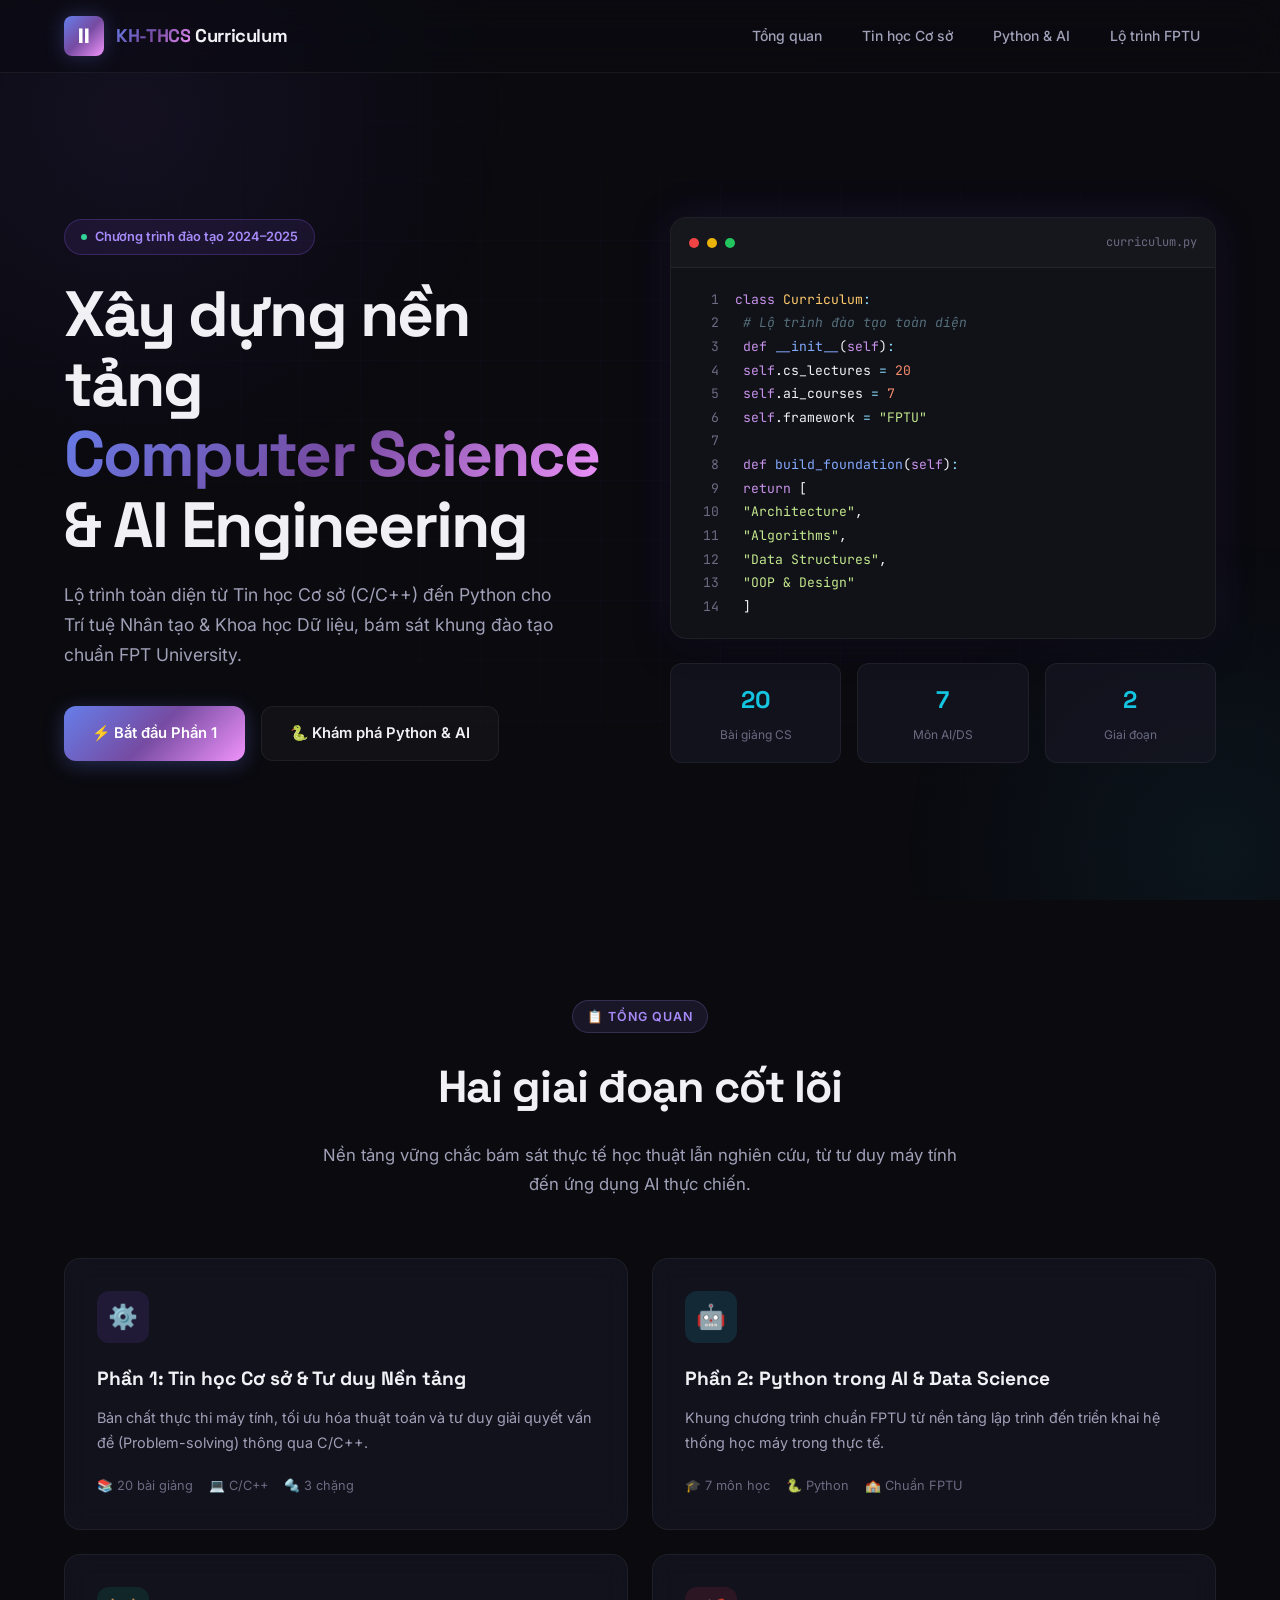
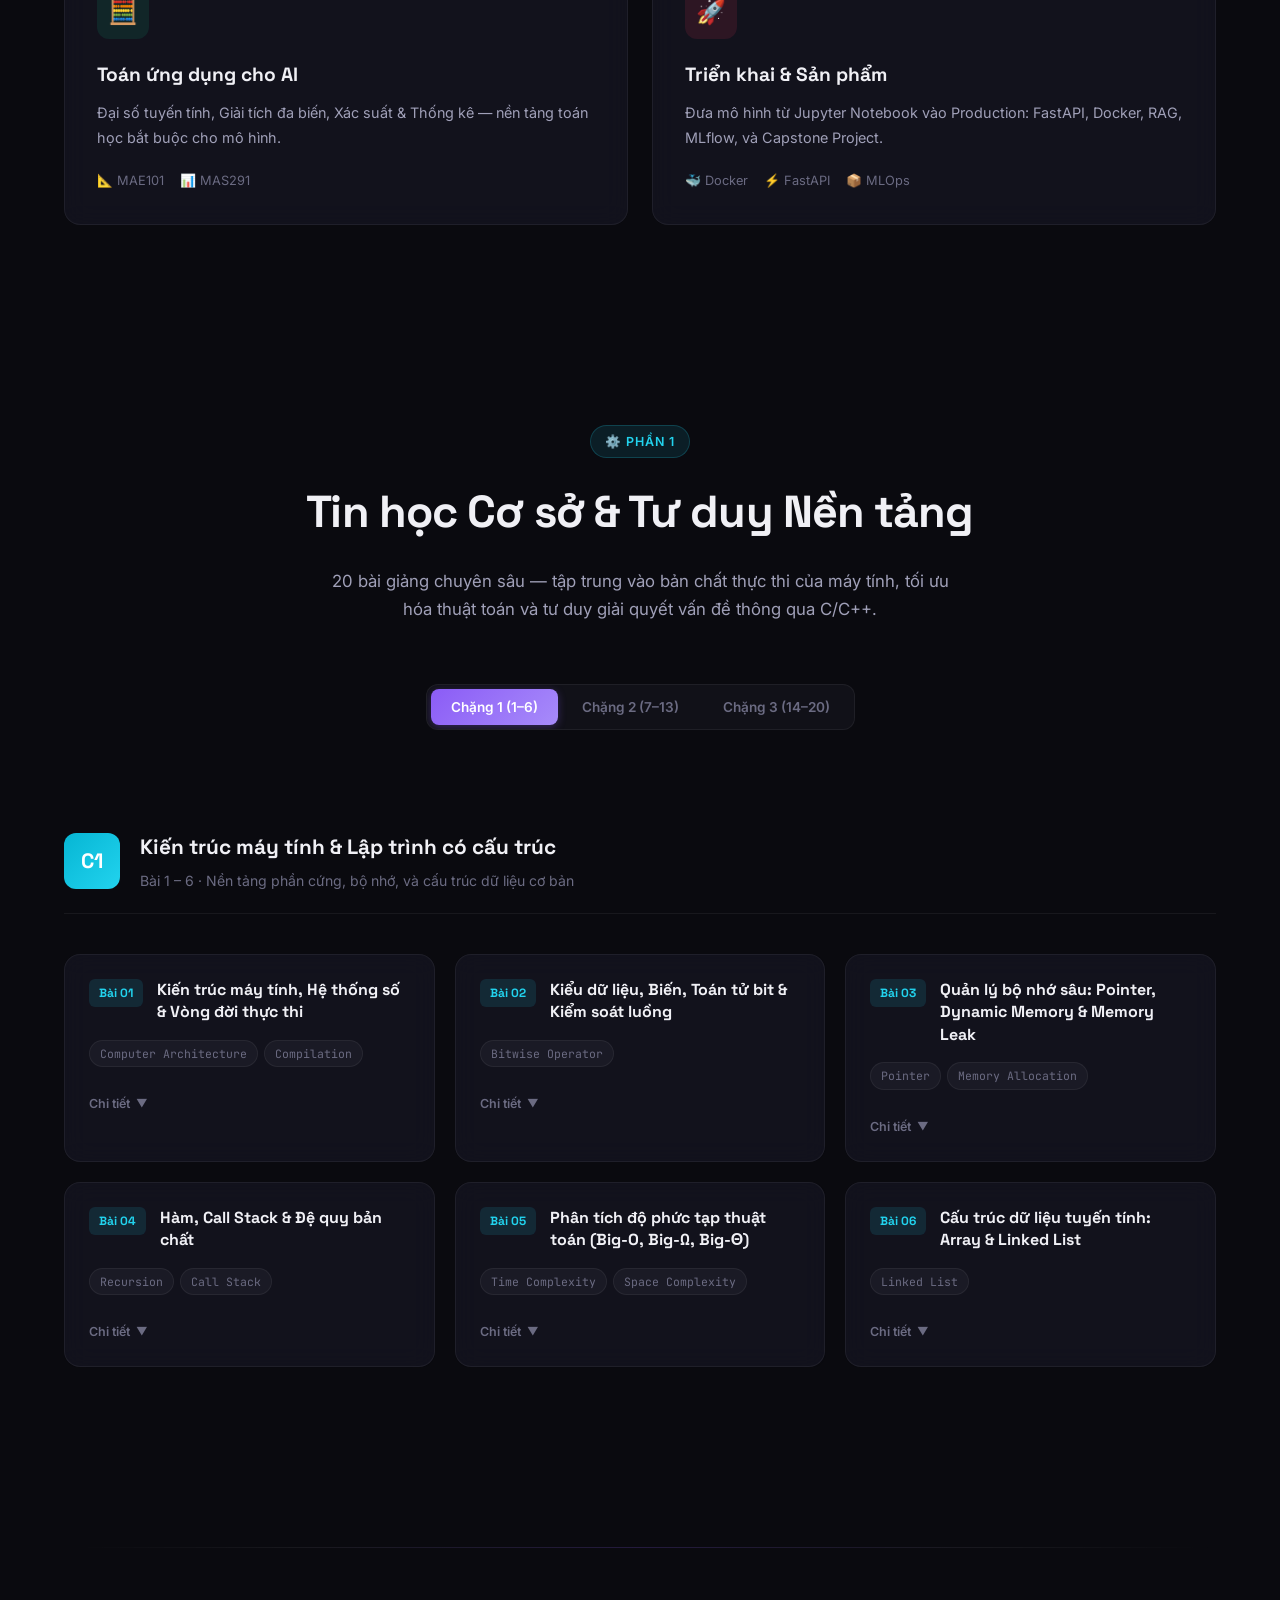
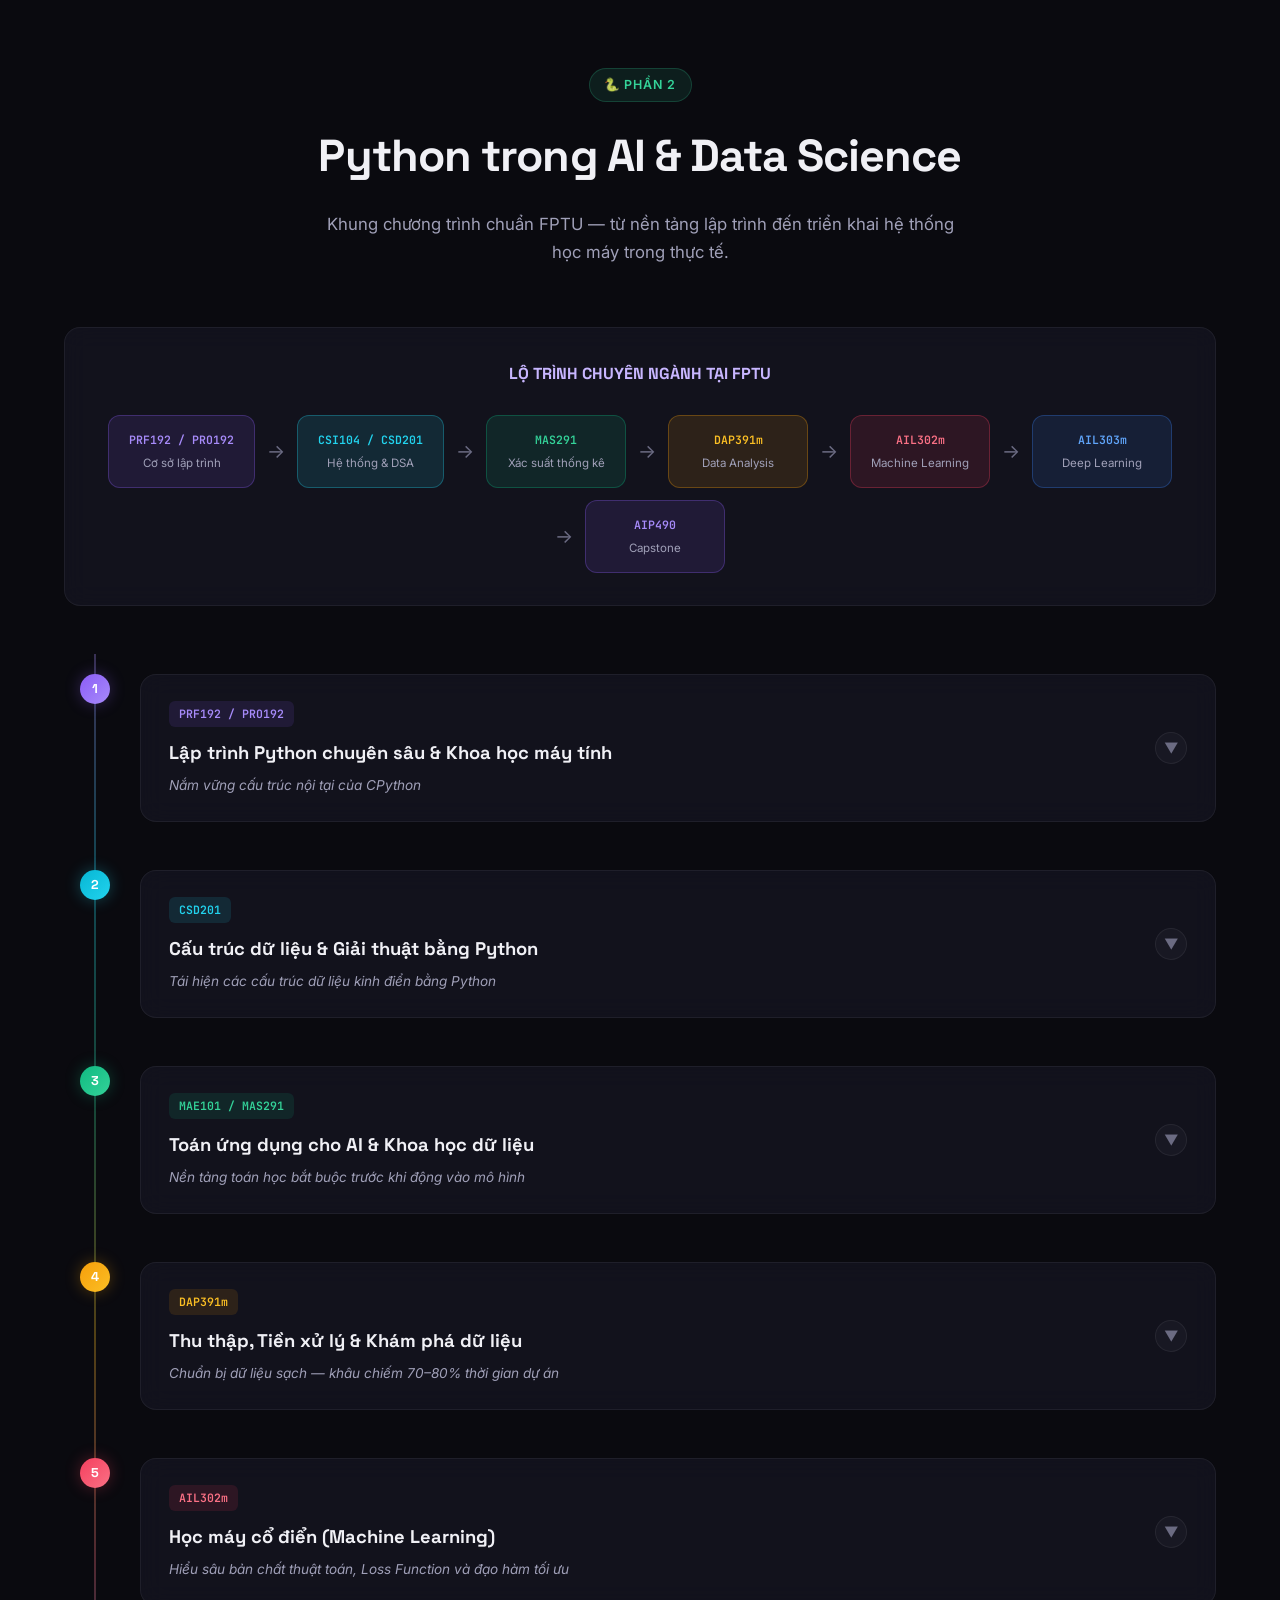
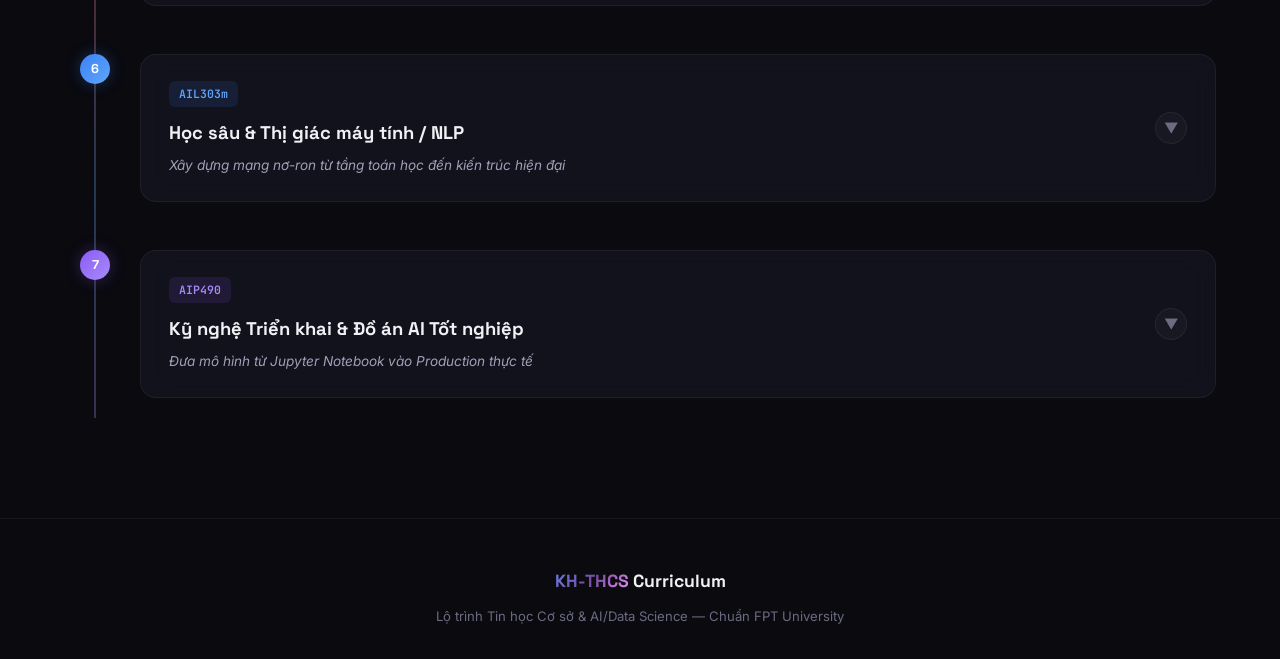
<file: CTDT-FPTU/index.html>
<!DOCTYPE html>
<html lang="vi">
<head>
  <meta charset="UTF-8">
  <meta name="viewport" content="width=device-width, initial-scale=1.0">
  <meta name="description" content="Lộ trình đào tạo Tin học Cơ sở & Python AI/Data Science theo chuẩn FPT University. 20 bài giảng chuyên sâu Computer Science và 7 môn chuyên ngành AI.">
  <title>KH-THCS — Lộ Trình Tin Học Cơ Sở & AI/Data Science</title>
  <link rel="stylesheet" href="styles.css">
  <link rel="icon" href="data:image/svg+xml,<svg xmlns='http://www.w3.org/2000/svg' viewBox='0 0 100 100'><text y='.9em' font-size='90'>🎓</text></svg>">
</head>
<body>

<!-- Background Ambient -->
<div class="bg-ambient"></div>

<!-- Progress Bar -->
<div class="progress-bar" id="progressBar"></div>

<!-- ═══════════ NAVIGATION ═══════════ -->
<nav class="navbar" id="navbar">
  <div class="container">
    <a href="#" class="nav-brand">
      <div class="nav-brand-icon">II</div>
      <div class="nav-brand-text"><span>KH-THCS</span> Curriculum</div>
    </a>
    <ul class="nav-links" id="navLinks">
      <li><a href="#overview" class="active">Tổng quan</a></li>
      <li><a href="#part1">Tin học Cơ sở</a></li>
      <li><a href="#part2">Python & AI</a></li>
      <li><a href="#roadmap">Lộ trình FPTU</a></li>
    </ul>
    <button class="nav-mobile-toggle" id="navToggle" aria-label="Toggle menu">
      <span></span><span></span><span></span>
    </button>
  </div>
</nav>

<!-- ═══════════ HERO SECTION ═══════════ -->
<section class="hero" id="hero">
  <div class="hero-grid-bg"></div>
  <div class="container">
    <div class="hero-content">
      <div class="hero-badge">
        <span class="dot"></span>
        Chương trình đào tạo 2024–2025
      </div>
      <h1 class="hero-title">
        Xây dựng nền tảng<br>
        <span class="gradient-text">Computer Science</span><br>
        & AI Engineering
      </h1>
      <p class="hero-subtitle">
        Lộ trình toàn diện từ Tin học Cơ sở (C/C++) đến Python cho Trí tuệ Nhân tạo & Khoa học Dữ liệu, bám sát khung đào tạo chuẩn FPT University.
      </p>
      <div class="hero-cta-group">
        <a href="#part1" class="btn btn-primary">
          ⚡ Bắt đầu Phần 1
        </a>
        <a href="#part2" class="btn btn-secondary">
          🐍 Khám phá Python & AI
        </a>
      </div>
    </div>

    <div class="hero-visual">
      <div class="hero-code-block">
        <div class="hero-code-header">
          <div class="hero-code-dot red"></div>
          <div class="hero-code-dot yellow"></div>
          <div class="hero-code-dot green"></div>
          <span class="hero-code-title">curriculum.py</span>
        </div>
        <div class="hero-code-body">
          <div><span class="line-num">1</span><span class="keyword">class</span> <span class="type">Curriculum</span><span class="operator">:</span></div>
          <div><span class="line-num">2</span>    <span class="comment"># Lộ trình đào tạo toàn diện</span></div>
          <div><span class="line-num">3</span>    <span class="keyword">def</span> <span class="function">__init__</span>(<span class="keyword">self</span>)<span class="operator">:</span></div>
          <div><span class="line-num">4</span>        <span class="keyword">self</span>.cs_lectures <span class="operator">=</span> <span class="number">20</span></div>
          <div><span class="line-num">5</span>        <span class="keyword">self</span>.ai_courses <span class="operator">=</span> <span class="number">7</span></div>
          <div><span class="line-num">6</span>        <span class="keyword">self</span>.framework <span class="operator">=</span> <span class="string">"FPTU"</span></div>
          <div><span class="line-num">7</span></div>
          <div><span class="line-num">8</span>    <span class="keyword">def</span> <span class="function">build_foundation</span>(<span class="keyword">self</span>)<span class="operator">:</span></div>
          <div><span class="line-num">9</span>        <span class="keyword">return</span> [</div>
          <div><span class="line-num">10</span>           <span class="string">"Architecture"</span>,</div>
          <div><span class="line-num">11</span>           <span class="string">"Algorithms"</span>,</div>
          <div><span class="line-num">12</span>           <span class="string">"Data Structures"</span>,</div>
          <div><span class="line-num">13</span>           <span class="string">"OOP & Design"</span></div>
          <div><span class="line-num">14</span>        ]</div>
        </div>
      </div>
      <div class="hero-stats">
        <div class="hero-stat">
          <div class="hero-stat-value">20</div>
          <div class="hero-stat-label">Bài giảng CS</div>
        </div>
        <div class="hero-stat">
          <div class="hero-stat-value">7</div>
          <div class="hero-stat-label">Môn AI/DS</div>
        </div>
        <div class="hero-stat">
          <div class="hero-stat-value">2</div>
          <div class="hero-stat-label">Giai đoạn</div>
        </div>
      </div>
    </div>
  </div>
</section>

<!-- ═══════════ OVERVIEW SECTION ═══════════ -->
<section class="section" id="overview">
  <div class="container">
    <div class="section-header fade-in">
      <div class="section-tag purple">📋 Tổng quan</div>
      <h2 class="section-title">Hai giai đoạn cốt lõi</h2>
      <p class="section-desc">
        Nền tảng vững chắc bám sát thực tế học thuật lẫn nghiên cứu, từ tư duy máy tính đến ứng dụng AI thực chiến.
      </p>
    </div>

    <div class="overview-grid">
      <div class="overview-card purple fade-in">
        <div class="overview-card-icon purple">⚙️</div>
        <h3 class="overview-card-title">Phần 1: Tin học Cơ sở & Tư duy Nền tảng</h3>
        <p class="overview-card-desc">
          Bản chất thực thi máy tính, tối ưu hóa thuật toán và tư duy giải quyết vấn đề (Problem-solving) thông qua C/C++.
        </p>
        <div class="overview-card-meta">
          <span>📚 20 bài giảng</span>
          <span>💻 C/C++</span>
          <span>🔩 3 chặng</span>
        </div>
      </div>

      <div class="overview-card cyan fade-in">
        <div class="overview-card-icon cyan">🤖</div>
        <h3 class="overview-card-title">Phần 2: Python trong AI & Data Science</h3>
        <p class="overview-card-desc">
          Khung chương trình chuẩn FPTU từ nền tảng lập trình đến triển khai hệ thống học máy trong thực tế.
        </p>
        <div class="overview-card-meta">
          <span>🎓 7 môn học</span>
          <span>🐍 Python</span>
          <span>🏫 Chuẩn FPTU</span>
        </div>
      </div>

      <div class="overview-card emerald fade-in">
        <div class="overview-card-icon emerald">🧮</div>
        <h3 class="overview-card-title">Toán ứng dụng cho AI</h3>
        <p class="overview-card-desc">
          Đại số tuyến tính, Giải tích đa biến, Xác suất & Thống kê — nền tảng toán học bắt buộc cho mô hình.
        </p>
        <div class="overview-card-meta">
          <span>📐 MAE101</span>
          <span>📊 MAS291</span>
        </div>
      </div>

      <div class="overview-card rose fade-in">
        <div class="overview-card-icon rose">🚀</div>
        <h3 class="overview-card-title">Triển khai & Sản phẩm</h3>
        <p class="overview-card-desc">
          Đưa mô hình từ Jupyter Notebook vào Production: FastAPI, Docker, RAG, MLflow, và Capstone Project.
        </p>
        <div class="overview-card-meta">
          <span>🐳 Docker</span>
          <span>⚡ FastAPI</span>
          <span>📦 MLOps</span>
        </div>
      </div>
    </div>
  </div>
</section>

<!-- ═══════════ PART 1: TIN HỌC CƠ SỞ ═══════════ -->
<section class="section" id="part1">
  <div class="container">
    <div class="section-header fade-in">
      <div class="section-tag cyan">⚙️ Phần 1</div>
      <h2 class="section-title">Tin học Cơ sở & Tư duy Nền tảng</h2>
      <p class="section-desc">
        20 bài giảng chuyên sâu — tập trung vào bản chất thực thi của máy tính, tối ưu hóa thuật toán và tư duy giải quyết vấn đề thông qua C/C++.
      </p>
    </div>

    <!-- Tab Navigation -->
    <div class="tab-nav fade-in">
      <button class="tab-btn active" data-tab="chang1">Chặng 1 (1–6)</button>
      <button class="tab-btn" data-tab="chang2">Chặng 2 (7–13)</button>
      <button class="tab-btn" data-tab="chang3">Chặng 3 (14–20)</button>
    </div>

    <!-- ── CHẶNG 1 ── -->
    <div class="tab-panel active" id="tab-chang1">
      <div class="phase-section">
        <div class="phase-header fade-in">
          <div class="phase-number cyan">C1</div>
          <div class="phase-info">
            <h3>Kiến trúc máy tính & Lập trình có cấu trúc</h3>
            <p>Bài 1 – 6 · Nền tảng phần cứng, bộ nhớ, và cấu trúc dữ liệu cơ bản</p>
          </div>
        </div>

        <div class="lectures-grid">
          <!-- Bài 1 -->
          <div class="lecture-card cyan" onclick="toggleLecture(this)">
            <div class="lecture-card-header">
              <span class="lecture-num cyan">Bài 01</span>
              <h4 class="lecture-title">Kiến trúc máy tính, Hệ thống số & Vòng đời thực thi</h4>
            </div>
            <div class="lecture-terms">
              <span class="term-badge">Computer Architecture</span>
              <span class="term-badge">Compilation</span>
            </div>
            <div class="lecture-content">
              <ul>
                <li>Mô hình Von Neumann, CPU, Register, RAM</li>
                <li>Biểu diễn số nguyên bù 2, Floating-point (IEEE 754)</li>
                <li>Pipeline dịch mã: Source code → Preprocessor → Compiler → Assembler → Linker → Binary</li>
              </ul>
            </div>
            <div class="lecture-toggle">
              <span>Chi tiết</span>
              <span class="chevron">▼</span>
            </div>
          </div>

          <!-- Bài 2 -->
          <div class="lecture-card cyan" onclick="toggleLecture(this)">
            <div class="lecture-card-header">
              <span class="lecture-num cyan">Bài 02</span>
              <h4 class="lecture-title">Kiểu dữ liệu, Biến, Toán tử bit & Kiểm soát luồng</h4>
            </div>
            <div class="lecture-terms">
              <span class="term-badge">Bitwise Operator</span>
            </div>
            <div class="lecture-content">
              <ul>
                <li>Memory footprint của các kiểu dữ liệu cơ bản</li>
                <li>Thao tác bit: AND, OR, XOR, Shift bit</li>
                <li>Cấu trúc rẽ nhánh và vòng lặp dưới góc độ lệnh nhảy assembly</li>
              </ul>
            </div>
            <div class="lecture-toggle">
              <span>Chi tiết</span>
              <span class="chevron">▼</span>
            </div>
          </div>

          <!-- Bài 3 -->
          <div class="lecture-card cyan" onclick="toggleLecture(this)">
            <div class="lecture-card-header">
              <span class="lecture-num cyan">Bài 03</span>
              <h4 class="lecture-title">Quản lý bộ nhớ sâu: Pointer, Dynamic Memory & Memory Leak</h4>
            </div>
            <div class="lecture-terms">
              <span class="term-badge">Pointer</span>
              <span class="term-badge">Memory Allocation</span>
            </div>
            <div class="lecture-content">
              <ul>
                <li>Phân biệt Stack và Heap</li>
                <li>Con trỏ trần, con trỏ mảng, con trỏ hàm</li>
                <li>Cấp phát động: <code>malloc</code>, <code>free</code>, <code>new</code>, <code>delete</code></li>
                <li>Nhận diện Memory leak và Dangling pointer</li>
              </ul>
            </div>
            <div class="lecture-toggle">
              <span>Chi tiết</span>
              <span class="chevron">▼</span>
            </div>
          </div>

          <!-- Bài 4 -->
          <div class="lecture-card cyan" onclick="toggleLecture(this)">
            <div class="lecture-card-header">
              <span class="lecture-num cyan">Bài 04</span>
              <h4 class="lecture-title">Hàm, Call Stack & Đệ quy bản chất</h4>
            </div>
            <div class="lecture-terms">
              <span class="term-badge">Recursion</span>
              <span class="term-badge">Call Stack</span>
            </div>
            <div class="lecture-content">
              <ul>
                <li>Pass-by-value vs. Pass-by-reference</li>
                <li>Tổ chức Stack frame khi hàm được gọi</li>
                <li>Đệ quy, điều kiện dừng và Stack Overflow</li>
              </ul>
            </div>
            <div class="lecture-toggle">
              <span>Chi tiết</span>
              <span class="chevron">▼</span>
            </div>
          </div>

          <!-- Bài 5 -->
          <div class="lecture-card cyan" onclick="toggleLecture(this)">
            <div class="lecture-card-header">
              <span class="lecture-num cyan">Bài 05</span>
              <h4 class="lecture-title">Phân tích độ phức tạp thuật toán (Big-O, Big-Ω, Big-Θ)</h4>
            </div>
            <div class="lecture-terms">
              <span class="term-badge">Time Complexity</span>
              <span class="term-badge">Space Complexity</span>
            </div>
            <div class="lecture-content">
              <ul>
                <li>Đánh giá tiệm cận (Asymptotic Analysis)</li>
                <li>Worst-case, Best-case, Average-case</li>
                <li>Cách đếm số bước thực thi và phân tích bộ nhớ tiêu thụ</li>
              </ul>
            </div>
            <div class="lecture-toggle">
              <span>Chi tiết</span>
              <span class="chevron">▼</span>
            </div>
          </div>

          <!-- Bài 6 -->
          <div class="lecture-card cyan" onclick="toggleLecture(this)">
            <div class="lecture-card-header">
              <span class="lecture-num cyan">Bài 06</span>
              <h4 class="lecture-title">Cấu trúc dữ liệu tuyến tính: Array & Linked List</h4>
            </div>
            <div class="lecture-terms">
              <span class="term-badge">Linked List</span>
            </div>
            <div class="lecture-content">
              <ul>
                <li>Mảng tĩnh vs. Mảng động</li>
                <li>Singly Linked List, Doubly Linked List</li>
                <li>Trade-off: truy cập ngẫu nhiên O(1) vs. chèn/xóa O(1)</li>
              </ul>
            </div>
            <div class="lecture-toggle">
              <span>Chi tiết</span>
              <span class="chevron">▼</span>
            </div>
          </div>
        </div>
      </div>
    </div>

    <!-- ── CHẶNG 2 ── -->
    <div class="tab-panel" id="tab-chang2">
      <div class="phase-section">
        <div class="phase-header fade-in">
          <div class="phase-number purple">C2</div>
          <div class="phase-info">
            <h3>Thuật toán kinh điển & Cấu trúc dữ liệu trừu tượng</h3>
            <p>Bài 7 – 13 · Sorting, Searching, Trees, Graphs & Hash</p>
          </div>
        </div>

        <div class="lectures-grid">
          <!-- Bài 7 -->
          <div class="lecture-card purple" onclick="toggleLecture(this)">
            <div class="lecture-card-header">
              <span class="lecture-num purple">Bài 07</span>
              <h4 class="lecture-title">Thuật toán tìm kiếm & Sắp xếp nền tảng</h4>
            </div>
            <div class="lecture-terms">
              <span class="term-badge">Binary Search</span>
            </div>
            <div class="lecture-content">
              <ul>
                <li>Linear Search, Binary Search</li>
                <li>Bubble Sort, Insertion Sort, Selection Sort</li>
                <li>Giới hạn dưới O(n²) của sắp xếp so sánh đơn giản</li>
              </ul>
            </div>
            <div class="lecture-toggle">
              <span>Chi tiết</span>
              <span class="chevron">▼</span>
            </div>
          </div>

          <!-- Bài 8 -->
          <div class="lecture-card purple" onclick="toggleLecture(this)">
            <div class="lecture-card-header">
              <span class="lecture-num purple">Bài 08</span>
              <h4 class="lecture-title">Kỹ thuật Chia để trị (Divide and Conquer)</h4>
            </div>
            <div class="lecture-terms">
              <span class="term-badge">Divide and Conquer</span>
            </div>
            <div class="lecture-content">
              <ul>
                <li>Phân tích định lý thợ (Master Theorem)</li>
                <li>Merge Sort (ổn định) và Quick Sort (tối ưu cache, pivot selection)</li>
                <li>Độ phức tạp O(n log n)</li>
              </ul>
            </div>
            <div class="lecture-toggle">
              <span>Chi tiết</span>
              <span class="chevron">▼</span>
            </div>
          </div>

          <!-- Bài 9 -->
          <div class="lecture-card purple" onclick="toggleLecture(this)">
            <div class="lecture-card-header">
              <span class="lecture-num purple">Bài 09</span>
              <h4 class="lecture-title">Ngăn xếp (Stack) & Hàng đợi (Queue)</h4>
            </div>
            <div class="lecture-terms">
              <span class="term-badge">Stack</span>
              <span class="term-badge">Queue</span>
            </div>
            <div class="lecture-content">
              <ul>
                <li>Nguyên lý LIFO và FIFO</li>
                <li>Đánh giá biểu thức tiền tố / hậu tố</li>
                <li>Monotonic Stack, Circular Queue, Deque</li>
              </ul>
            </div>
            <div class="lecture-toggle">
              <span>Chi tiết</span>
              <span class="chevron">▼</span>
            </div>
          </div>

          <!-- Bài 10 -->
          <div class="lecture-card purple" onclick="toggleLecture(this)">
            <div class="lecture-card-header">
              <span class="lecture-num purple">Bài 10</span>
              <h4 class="lecture-title">Bảng băm (Hash Table) & Xử lý xung đột</h4>
            </div>
            <div class="lecture-terms">
              <span class="term-badge">Hash Table</span>
              <span class="term-badge">Collision Resolution</span>
            </div>
            <div class="lecture-content">
              <ul>
                <li>Hàm băm (Hash function)</li>
                <li>Chaining và Open Addressing (Linear Probing, Quadratic Probing)</li>
                <li>Load factor và Rehashing</li>
              </ul>
            </div>
            <div class="lecture-toggle">
              <span>Chi tiết</span>
              <span class="chevron">▼</span>
            </div>
          </div>

          <!-- Bài 11 -->
          <div class="lecture-card purple" onclick="toggleLecture(this)">
            <div class="lecture-card-header">
              <span class="lecture-num purple">Bài 11</span>
              <h4 class="lecture-title">Cấu trúc Cây (Tree): Binary Tree & BST</h4>
            </div>
            <div class="lecture-terms">
              <span class="term-badge">Binary Search Tree</span>
            </div>
            <div class="lecture-content">
              <ul>
                <li>Nút gốc, lá, chiều cao</li>
                <li>Duyệt Pre-order, In-order, Post-order</li>
                <li>BST và trường hợp suy biến thành Linked List</li>
              </ul>
            </div>
            <div class="lecture-toggle">
              <span>Chi tiết</span>
              <span class="chevron">▼</span>
            </div>
          </div>

          <!-- Bài 12 -->
          <div class="lecture-card purple" onclick="toggleLecture(this)">
            <div class="lecture-card-header">
              <span class="lecture-num purple">Bài 12</span>
              <h4 class="lecture-title">Cây cân bằng (Self-Balancing Trees) & Heap</h4>
            </div>
            <div class="lecture-terms">
              <span class="term-badge">Priority Queue</span>
              <span class="term-badge">Binary Heap</span>
            </div>
            <div class="lecture-content">
              <ul>
                <li>Nguyên lý xoay cây trong AVL / Red-Black Tree</li>
                <li>Min-Heap, Max-Heap</li>
                <li>Hàng đợi ưu tiên (Priority Queue) và Heap Sort</li>
              </ul>
            </div>
            <div class="lecture-toggle">
              <span>Chi tiết</span>
              <span class="chevron">▼</span>
            </div>
          </div>

          <!-- Bài 13 -->
          <div class="lecture-card purple" onclick="toggleLecture(this)">
            <div class="lecture-card-header">
              <span class="lecture-num purple">Bài 13</span>
              <h4 class="lecture-title">Lý thuyết đồ thị (Graph Representation & Traversal)</h4>
            </div>
            <div class="lecture-terms">
              <span class="term-badge">Adjacency Matrix</span>
              <span class="term-badge">Traversal</span>
            </div>
            <div class="lecture-content">
              <ul>
                <li>Đồ thị có hướng / vô hướng, có trọng số</li>
                <li>Ma trận kề vs. Danh sách kề</li>
                <li>Thuật toán BFS (hàng đợi) và DFS (đệ quy / ngăn xếp)</li>
              </ul>
            </div>
            <div class="lecture-toggle">
              <span>Chi tiết</span>
              <span class="chevron">▼</span>
            </div>
          </div>
        </div>
      </div>
    </div>

    <!-- ── CHẶNG 3 ── -->
    <div class="tab-panel" id="tab-chang3">
      <div class="phase-section">
        <div class="phase-header fade-in">
          <div class="phase-number rose">C3</div>
          <div class="phase-info">
            <h3>Thuật toán nâng cao & Lập trình hướng đối tượng</h3>
            <p>Bài 14 – 20 · Graph Algorithms, DP, OOP, SOLID & Software Engineering</p>
          </div>
        </div>

        <div class="lectures-grid">
          <!-- Bài 14 -->
          <div class="lecture-card rose" onclick="toggleLecture(this)">
            <div class="lecture-card-header">
              <span class="lecture-num rose">Bài 14</span>
              <h4 class="lecture-title">Đồ thị nâng cao: Đường đi ngắn nhất & Cây khung nhỏ nhất</h4>
            </div>
            <div class="lecture-terms">
              <span class="term-badge">Shortest Path</span>
            </div>
            <div class="lecture-content">
              <ul>
                <li>Thuật toán Dijkstra, Bellman-Ford</li>
                <li>Thuật toán Prim và Kruskal</li>
                <li>Disjoint Set Union (DSU)</li>
              </ul>
            </div>
            <div class="lecture-toggle">
              <span>Chi tiết</span>
              <span class="chevron">▼</span>
            </div>
          </div>

          <!-- Bài 15 -->
          <div class="lecture-card rose" onclick="toggleLecture(this)">
            <div class="lecture-card-header">
              <span class="lecture-num rose">Bài 15</span>
              <h4 class="lecture-title">Hai con trỏ (Two Pointers) & Cửa sổ trượt (Sliding Window)</h4>
            </div>
            <div class="lecture-terms">
              <span class="term-badge">Sliding Window</span>
            </div>
            <div class="lecture-content">
              <ul>
                <li>Tối ưu từ O(n²) về O(n)</li>
                <li>Tìm dãy con liên tục thỏa điều kiện</li>
              </ul>
            </div>
            <div class="lecture-toggle">
              <span>Chi tiết</span>
              <span class="chevron">▼</span>
            </div>
          </div>

          <!-- Bài 16 -->
          <div class="lecture-card rose" onclick="toggleLecture(this)">
            <div class="lecture-card-header">
              <span class="lecture-num rose">Bài 16</span>
              <h4 class="lecture-title">Thuật toán Tham lam (Greedy Algorithms)</h4>
            </div>
            <div class="lecture-terms">
              <span class="term-badge">Greedy Algorithm</span>
            </div>
            <div class="lecture-content">
              <ul>
                <li>Lựa chọn tối ưu cục bộ & Optimal Substructure</li>
                <li>Activity Selection, mã hóa Huffman</li>
              </ul>
            </div>
            <div class="lecture-toggle">
              <span>Chi tiết</span>
              <span class="chevron">▼</span>
            </div>
          </div>

          <!-- Bài 17 -->
          <div class="lecture-card rose" onclick="toggleLecture(this)">
            <div class="lecture-card-header">
              <span class="lecture-num rose">Bài 17</span>
              <h4 class="lecture-title">Quy hoạch động (Dynamic Programming - DP)</h4>
            </div>
            <div class="lecture-terms">
              <span class="term-badge">Dynamic Programming</span>
              <span class="term-badge">Memoization</span>
            </div>
            <div class="lecture-content">
              <ul>
                <li>Top-down (Memoization) vs. Bottom-up (Tabulation)</li>
                <li>Bài toán cái túi (Knapsack)</li>
                <li>Longest Common Subsequence (LCS)</li>
              </ul>
            </div>
            <div class="lecture-toggle">
              <span>Chi tiết</span>
              <span class="chevron">▼</span>
            </div>
          </div>

          <!-- Bài 18 -->
          <div class="lecture-card rose" onclick="toggleLecture(this)">
            <div class="lecture-card-header">
              <span class="lecture-num rose">Bài 18</span>
              <h4 class="lecture-title">Lập trình hướng đối tượng (OOP) – 4 tính chất trụ cột</h4>
            </div>
            <div class="lecture-terms">
              <span class="term-badge">Encapsulation</span>
              <span class="term-badge">Polymorphism</span>
            </div>
            <div class="lecture-content">
              <ul>
                <li>Tính đóng gói (Encapsulation)</li>
                <li>Tính kế thừa (Inheritance)</li>
                <li>Tính đa hình (Polymorphism — Override vs. Overload)</li>
                <li>Tính trừu tượng (Abstraction)</li>
                <li>Abstract class và Interface</li>
              </ul>
            </div>
            <div class="lecture-toggle">
              <span>Chi tiết</span>
              <span class="chevron">▼</span>
            </div>
          </div>

          <!-- Bài 19 -->
          <div class="lecture-card rose" onclick="toggleLecture(this)">
            <div class="lecture-card-header">
              <span class="lecture-num rose">Bài 19</span>
              <h4 class="lecture-title">Nguyên lý SOLID & Design Patterns cốt lõi</h4>
            </div>
            <div class="lecture-terms">
              <span class="term-badge">Design Pattern</span>
            </div>
            <div class="lecture-content">
              <ul>
                <li>Single Responsibility, Open/Closed, Liskov Substitution</li>
                <li>Interface Segregation, Dependency Inversion</li>
                <li>Singleton, Factory Method, Strategy Pattern</li>
              </ul>
            </div>
            <div class="lecture-toggle">
              <span>Chi tiết</span>
              <span class="chevron">▼</span>
            </div>
          </div>

          <!-- Bài 20 -->
          <div class="lecture-card rose" onclick="toggleLecture(this)">
            <div class="lecture-card-header">
              <span class="lecture-num rose">Bài 20</span>
              <h4 class="lecture-title">Công cụ Kỹ nghệ phần mềm: Git, Debugging & Clean Code</h4>
            </div>
            <div class="lecture-terms">
              <span class="term-badge">Version Control</span>
            </div>
            <div class="lecture-content">
              <ul>
                <li>Git internals: Commit, Branching, Rebase vs. Merge</li>
                <li>Debug dùng GDB / LLDB</li>
                <li>Quy chuẩn Clean Code, Unit Test cơ bản</li>
              </ul>
            </div>
            <div class="lecture-toggle">
              <span>Chi tiết</span>
              <span class="chevron">▼</span>
            </div>
          </div>
        </div>
      </div>
    </div>
  </div>
</section>

<div class="container"><div class="section-divider"></div></div>

<!-- ═══════════ PART 2: PYTHON & AI ═══════════ -->
<section class="section" id="part2">
  <div class="container">
    <div class="section-header fade-in">
      <div class="section-tag emerald">🐍 Phần 2</div>
      <h2 class="section-title">Python trong AI & Data Science</h2>
      <p class="section-desc">
        Khung chương trình chuẩn FPTU — từ nền tảng lập trình đến triển khai hệ thống học máy trong thực tế.
      </p>
    </div>

    <!-- FPTU Roadmap Diagram -->
    <div class="fptu-diagram fade-in" id="roadmap">
      <div class="fptu-diagram-title">LỘ TRÌNH CHUYÊN NGÀNH TẠI FPTU</div>
      <div class="fptu-flow">
        <div class="fptu-node purple">
          <div class="fptu-node-code">PRF192 / PRO192</div>
          <div class="fptu-node-name">Cơ sở lập trình</div>
        </div>
        <div class="fptu-arrow">→</div>
        <div class="fptu-node cyan">
          <div class="fptu-node-code">CSI104 / CSD201</div>
          <div class="fptu-node-name">Hệ thống & DSA</div>
        </div>
        <div class="fptu-arrow">→</div>
        <div class="fptu-node emerald">
          <div class="fptu-node-code">MAS291</div>
          <div class="fptu-node-name">Xác suất thống kê</div>
        </div>
        <div class="fptu-arrow">→</div>
        <div class="fptu-node amber">
          <div class="fptu-node-code">DAP391m</div>
          <div class="fptu-node-name">Data Analysis</div>
        </div>
        <div class="fptu-arrow">→</div>
        <div class="fptu-node rose">
          <div class="fptu-node-code">AIL302m</div>
          <div class="fptu-node-name">Machine Learning</div>
        </div>
        <div class="fptu-arrow">→</div>
        <div class="fptu-node blue">
          <div class="fptu-node-code">AIL303m</div>
          <div class="fptu-node-name">Deep Learning</div>
        </div>
        <div class="fptu-arrow">→</div>
        <div class="fptu-node purple">
          <div class="fptu-node-code">AIP490</div>
          <div class="fptu-node-name">Capstone</div>
        </div>
      </div>
    </div>

    <!-- Course Blocks Timeline -->
    <div class="roadmap-flow">

      <!-- Môn 1 -->
      <div class="course-block fade-in-left">
        <div class="course-marker purple">1</div>
        <div class="course-card" id="course1">
          <div class="course-card-head" onclick="toggleCourse('course1')">
            <div class="course-card-left">
              <span class="course-code purple">PRF192 / PRO192</span>
              <h3 class="course-card-title">Lập trình Python chuyên sâu & Khoa học máy tính</h3>
              <p class="course-card-focus">Nắm vững cấu trúc nội tại của CPython</p>
            </div>
            <div class="course-expand-icon">▼</div>
          </div>
          <div class="course-card-body">
            <div class="course-card-body-inner">
              <div class="course-topic-group">
                <div class="course-topic-label purple">Advanced Python Syntax</div>
                <ul class="course-topics">
                  <li>List / Dict / Set Comprehensions, Generator, Iterator</li>
                  <li>Decorators, <code>*args</code> & <code>**kwargs</code></li>
                </ul>
              </div>
              <div class="course-topic-group">
                <div class="course-topic-label purple">OOP trong Python</div>
                <ul class="course-topics">
                  <li>Dunder methods: <code>__init__</code>, <code>__repr__</code>, <code>__call__</code></li>
                  <li>Classmethod, Staticmethod, Abstract Base Classes (<code>abc</code>)</li>
                </ul>
              </div>
              <div class="course-topic-group">
                <div class="course-topic-label purple">Bộ nhớ & Đa nhiệm</div>
                <ul class="course-topics">
                  <li>Global Interpreter Lock (GIL), Garbage Collection qua Reference Counting</li>
                  <li>Xử lý bất đồng bộ <code>asyncio</code> và đa tiến trình <code>multiprocessing</code></li>
                </ul>
              </div>
            </div>
          </div>
        </div>
      </div>

      <!-- Môn 2 -->
      <div class="course-block fade-in-left">
        <div class="course-marker cyan">2</div>
        <div class="course-card" id="course2">
          <div class="course-card-head" onclick="toggleCourse('course2')">
            <div class="course-card-left">
              <span class="course-code cyan">CSD201</span>
              <h3 class="course-card-title">Cấu trúc dữ liệu & Giải thuật bằng Python</h3>
              <p class="course-card-focus">Tái hiện các cấu trúc dữ liệu kinh điển bằng Python</p>
            </div>
            <div class="course-expand-icon">▼</div>
          </div>
          <div class="course-card-body">
            <div class="course-card-body-inner">
              <div class="course-topic-group">
                <div class="course-topic-label cyan">Hiện thực hóa cấu trúc dữ liệu</div>
                <ul class="course-topics">
                  <li>Tự xây dựng Linked List, Stack, Queue, BST, AVL Tree, Graph</li>
                </ul>
              </div>
              <div class="course-topic-group">
                <div class="course-topic-label cyan">Thư viện chuẩn Python</div>
                <ul class="course-topics">
                  <li><code>collections</code>: <code>deque</code>, <code>Counter</code>, <code>defaultdict</code></li>
                  <li>Module <code>heapq</code>, module <code>bisect</code></li>
                </ul>
              </div>
              <div class="course-topic-group">
                <div class="course-topic-label cyan">Thực hành Online Judge</div>
                <ul class="course-topics">
                  <li>Giải bài toán với ràng buộc bộ nhớ và thời gian thực thi nghiêm ngặt</li>
                </ul>
              </div>
            </div>
          </div>
        </div>
      </div>

      <!-- Môn 3 -->
      <div class="course-block fade-in-left">
        <div class="course-marker emerald">3</div>
        <div class="course-card" id="course3">
          <div class="course-card-head" onclick="toggleCourse('course3')">
            <div class="course-card-left">
              <span class="course-code emerald">MAE101 / MAS291</span>
              <h3 class="course-card-title">Toán ứng dụng cho AI & Khoa học dữ liệu</h3>
              <p class="course-card-focus">Nền tảng toán học bắt buộc trước khi động vào mô hình</p>
            </div>
            <div class="course-expand-icon">▼</div>
          </div>
          <div class="course-card-body">
            <div class="course-card-body-inner">
              <div class="course-topic-group">
                <div class="course-topic-label emerald">Đại số tuyến tính (Linear Algebra)</div>
                <ul class="course-topics">
                  <li>Không gian vector, Ma trận, Phép nhân ma trận, Định thức</li>
                  <li>Eigenvalues & Eigenvectors, Phân rã SVD, PCA</li>
                </ul>
              </div>
              <div class="course-topic-group">
                <div class="course-topic-label emerald">Giải tích đa biến (Calculus)</div>
                <ul class="course-topics">
                  <li>Partial Derivatives, Vector Gradient, Ma trận Hessian</li>
                  <li>Chain Rule — nền tảng thuật toán Backpropagation</li>
                </ul>
              </div>
              <div class="course-topic-group">
                <div class="course-topic-label emerald">Xác suất & Thống kê</div>
                <ul class="course-topics">
                  <li>Phân phối: Gaussian, Bernoulli, Binomial</li>
                  <li>Định lý Bayes, Kỳ vọng, Phương sai</li>
                  <li>Hypothesis Testing, p-value, Maximum Likelihood Estimation (MLE)</li>
                </ul>
              </div>
            </div>
          </div>
        </div>
      </div>

      <!-- Môn 4 -->
      <div class="course-block fade-in-left">
        <div class="course-marker amber">4</div>
        <div class="course-card" id="course4">
          <div class="course-card-head" onclick="toggleCourse('course4')">
            <div class="course-card-left">
              <span class="course-code amber">DAP391m</span>
              <h3 class="course-card-title">Thu thập, Tiền xử lý & Khám phá dữ liệu</h3>
              <p class="course-card-focus">Chuẩn bị dữ liệu sạch — khâu chiếm 70–80% thời gian dự án</p>
            </div>
            <div class="course-expand-icon">▼</div>
          </div>
          <div class="course-card-body">
            <div class="course-card-body-inner">
              <div class="course-topic-group">
                <div class="course-topic-label amber">NumPy chuyên sâu</div>
                <ul class="course-topics">
                  <li>Mảng nhiều chiều, Broadcasting, Vectorization</li>
                  <li>Phép nhân ma trận <code>np.dot</code> / <code>@</code></li>
                </ul>
              </div>
              <div class="course-topic-group">
                <div class="course-topic-label amber">Pandas</div>
                <ul class="course-topics">
                  <li>DataFrame manipulation, Indexing, Merge/Join, GroupBy, Pivot Table</li>
                  <li>Missing Data, Outliers, Time-series</li>
                </ul>
              </div>
              <div class="course-topic-group">
                <div class="course-topic-label amber">Trực quan hóa & Khai thác dữ liệu</div>
                <ul class="course-topics">
                  <li>EDA (Exploratory Data Analysis) với <code>Matplotlib</code> và <code>Seaborn</code></li>
                  <li>Web Scraping: <code>BeautifulSoup</code>, <code>Playwright</code> / <code>Selenium</code></li>
                  <li>Kết nối CSDL qua <code>SQLAlchemy</code></li>
                </ul>
              </div>
            </div>
          </div>
        </div>
      </div>

      <!-- Môn 5 -->
      <div class="course-block fade-in-left">
        <div class="course-marker rose">5</div>
        <div class="course-card" id="course5">
          <div class="course-card-head" onclick="toggleCourse('course5')">
            <div class="course-card-left">
              <span class="course-code rose">AIL302m</span>
              <h3 class="course-card-title">Học máy cổ điển (Machine Learning)</h3>
              <p class="course-card-focus">Hiểu sâu bản chất thuật toán, Loss Function và đạo hàm tối ưu</p>
            </div>
            <div class="course-expand-icon">▼</div>
          </div>
          <div class="course-card-body">
            <div class="course-card-body-inner">
              <div class="course-topic-group">
                <div class="course-topic-label rose">Supervised Learning</div>
                <ul class="course-topics">
                  <li>Hồi quy: Linear Regression, Đa thức, Regularization (L1-Lasso, L2-Ridge)</li>
                  <li>Phân loại: Logistic Regression, KNN, SVM, Naive Bayes</li>
                  <li>Ensemble: Decision Trees, Random Forest, XGBoost, LightGBM, CatBoost</li>
                </ul>
              </div>
              <div class="course-topic-group">
                <div class="course-topic-label rose">Unsupervised Learning</div>
                <ul class="course-topics">
                  <li>K-Means, Hierarchical Clustering, DBSCAN</li>
                  <li>Giảm chiều: PCA / t-SNE</li>
                </ul>
              </div>
              <div class="course-topic-group">
                <div class="course-topic-label rose">Đánh giá mô hình</div>
                <ul class="course-topics">
                  <li>Train/Test Split, K-Fold Cross Validation</li>
                  <li>Metrics: Accuracy, Precision, Recall, F1-Score, ROC-AUC, RMSE, MAE</li>
                  <li>Công cụ: <code>scikit-learn</code> pipeline</li>
                </ul>
              </div>
            </div>
          </div>
        </div>
      </div>

      <!-- Môn 6 -->
      <div class="course-block fade-in-left">
        <div class="course-marker blue">6</div>
        <div class="course-card" id="course6">
          <div class="course-card-head" onclick="toggleCourse('course6')">
            <div class="course-card-left">
              <span class="course-code blue">AIL303m</span>
              <h3 class="course-card-title">Học sâu & Thị giác máy tính / NLP</h3>
              <p class="course-card-focus">Xây dựng mạng nơ-ron từ tầng toán học đến kiến trúc hiện đại</p>
            </div>
            <div class="course-expand-icon">▼</div>
          </div>
          <div class="course-card-body">
            <div class="course-card-body-inner">
              <div class="course-topic-group">
                <div class="course-topic-label blue">Neural Network Foundations</div>
                <ul class="course-topics">
                  <li>Perceptron, MLP, Activation (ReLU, Sigmoid, Softmax)</li>
                  <li>Loss Functions: Cross-Entropy, MSE</li>
                  <li>Gradient Descent (SGD, Adam, RMSprop), Backpropagation</li>
                </ul>
              </div>
              <div class="course-topic-group">
                <div class="course-topic-label blue">Framework: PyTorch</div>
                <ul class="course-topics">
                  <li>Tensor operations, <code>autograd</code>, <code>nn.Module</code></li>
                  <li><code>Dataset</code>, <code>DataLoader</code></li>
                </ul>
              </div>
              <div class="course-topic-group">
                <div class="course-topic-label blue">Computer Vision</div>
                <ul class="course-topics">
                  <li>CNN, ResNet, Data Augmentation, Transfer Learning</li>
                </ul>
              </div>
              <div class="course-topic-group">
                <div class="course-topic-label blue">NLP & Transformer</div>
                <ul class="course-topics">
                  <li>Tokenization, Stemming, Lemmatization, Word2Vec</li>
                  <li>RNN, LSTM, GRU</li>
                  <li>Self-Attention, Multi-Head Attention, Encoder-Decoder</li>
                  <li><code>HuggingFace Transformers</code></li>
                </ul>
              </div>
            </div>
          </div>
        </div>
      </div>

      <!-- Môn 7 -->
      <div class="course-block fade-in-left">
        <div class="course-marker purple">7</div>
        <div class="course-card" id="course7">
          <div class="course-card-head" onclick="toggleCourse('course7')">
            <div class="course-card-left">
              <span class="course-code purple">AIP490</span>
              <h3 class="course-card-title">Kỹ nghệ Triển khai & Đồ án AI Tốt nghiệp</h3>
              <p class="course-card-focus">Đưa mô hình từ Jupyter Notebook vào Production thực tế</p>
            </div>
            <div class="course-expand-icon">▼</div>
          </div>
          <div class="course-card-body">
            <div class="course-card-body-inner">
              <div class="course-topic-group">
                <div class="course-topic-label purple">API & Container</div>
                <ul class="course-topics">
                  <li>Đóng gói mô hình thành API với <code>FastAPI</code></li>
                  <li>Container hóa bằng <code>Docker</code></li>
                </ul>
              </div>
              <div class="course-topic-group">
                <div class="course-topic-label purple">RAG & Vector Database</div>
                <ul class="course-topics">
                  <li>Retrieval-Augmented Generation (RAG)</li>
                  <li>Vector Database: FAISS, ChromaDB, Qdrant</li>
                </ul>
              </div>
              <div class="course-topic-group">
                <div class="course-topic-label purple">MLOps</div>
                <ul class="course-topics">
                  <li>Quản lý vòng đời mô hình: <code>MLflow</code> hoặc <code>Weights & Biases</code></li>
                </ul>
              </div>
            </div>
          </div>
        </div>
      </div>

    </div>
  </div>
</section>

<!-- ═══════════ FOOTER ═══════════ -->
<footer class="footer">
  <div class="container">
    <div class="footer-brand"><span>KH-THCS</span> Curriculum</div>
    <p class="footer-text">Lộ trình Tin học Cơ sở & AI/Data Science — Chuẩn FPT University</p>
  </div>
</footer>

<!-- Back to Top -->
<button class="back-to-top" id="backToTop" aria-label="Back to top">↑</button>

<script src="script.js"></script>
</body>
</html>
</file>
<file: CTDT-FPTU/styles.css>
/* ═══════════════════════════════════════════════
   KH-THCS — Curriculum Website Design System
   ═══════════════════════════════════════════════ */

/* ── Google Fonts ── */
@import url('https://fonts.googleapis.com/css2?family=Inter:wght@300;400;500;600;700;800;900&family=JetBrains+Mono:wght@400;500;600&family=Space+Grotesk:wght@400;500;600;700&display=swap');

/* ── CSS Custom Properties ── */
:root {
  /* Color Palette */
  --bg-primary:    #0a0a0f;
  --bg-secondary:  #111118;
  --bg-tertiary:   #1a1a24;
  --bg-card:       rgba(22, 22, 35, 0.7);
  --bg-card-hover: rgba(30, 30, 50, 0.85);
  --bg-glass:      rgba(255, 255, 255, 0.03);

  --text-primary:   #f0f0f5;
  --text-secondary: #a0a0b8;
  --text-muted:     #6b6b82;
  --text-accent:    #c8b6ff;

  /* Accent Gradients */
  --gradient-cyan:    linear-gradient(135deg, #06b6d4, #22d3ee);
  --gradient-purple:  linear-gradient(135deg, #8b5cf6, #a78bfa);
  --gradient-rose:    linear-gradient(135deg, #f43f5e, #fb7185);
  --gradient-amber:   linear-gradient(135deg, #f59e0b, #fbbf24);
  --gradient-emerald: linear-gradient(135deg, #10b981, #34d399);
  --gradient-blue:    linear-gradient(135deg, #3b82f6, #60a5fa);
  --gradient-hero:    linear-gradient(135deg, #667eea 0%, #764ba2 50%, #f093fb 100%);

  /* Accent Colors */
  --accent-cyan:    #22d3ee;
  --accent-purple:  #a78bfa;
  --accent-rose:    #fb7185;
  --accent-amber:   #fbbf24;
  --accent-emerald: #34d399;
  --accent-blue:    #60a5fa;

  /* Border */
  --border-subtle:  rgba(255, 255, 255, 0.06);
  --border-accent:  rgba(139, 92, 246, 0.3);

  /* Shadows */
  --shadow-sm:  0 2px 8px rgba(0,0,0,0.3);
  --shadow-md:  0 4px 16px rgba(0,0,0,0.4);
  --shadow-lg:  0 8px 32px rgba(0,0,0,0.5);
  --shadow-glow-purple: 0 0 40px rgba(139, 92, 246, 0.15);
  --shadow-glow-cyan:   0 0 40px rgba(34, 211, 238, 0.15);

  /* Radius */
  --radius-sm: 8px;
  --radius-md: 12px;
  --radius-lg: 16px;
  --radius-xl: 24px;

  /* Transitions */
  --transition-fast: 0.2s cubic-bezier(0.4, 0, 0.2, 1);
  --transition-smooth: 0.4s cubic-bezier(0.4, 0, 0.2, 1);
  --transition-spring: 0.5s cubic-bezier(0.34, 1.56, 0.64, 1);

  /* Spacing */
  --section-gap: 100px;
  --container-max: 1200px;
}

/* ── Reset & Base ── */
*, *::before, *::after {
  margin: 0;
  padding: 0;
  box-sizing: border-box;
}

html {
  scroll-behavior: smooth;
  font-size: 16px;
  scrollbar-width: thin;
  scrollbar-color: var(--accent-purple) var(--bg-secondary);
}

html::-webkit-scrollbar {
  width: 6px;
}
html::-webkit-scrollbar-track {
  background: var(--bg-secondary);
}
html::-webkit-scrollbar-thumb {
  background: var(--accent-purple);
  border-radius: 3px;
}

body {
  font-family: 'Inter', -apple-system, BlinkMacSystemFont, sans-serif;
  background-color: var(--bg-primary);
  color: var(--text-primary);
  line-height: 1.7;
  overflow-x: hidden;
  -webkit-font-smoothing: antialiased;
}

/* ── Background Ambient Effects ── */
.bg-ambient {
  position: fixed;
  inset: 0;
  z-index: -1;
  overflow: hidden;
  pointer-events: none;
}

.bg-ambient::before {
  content: '';
  position: absolute;
  top: -30%;
  left: -20%;
  width: 60vw;
  height: 60vw;
  background: radial-gradient(circle, rgba(139, 92, 246, 0.08) 0%, transparent 70%);
  animation: ambientDrift1 25s ease-in-out infinite;
}

.bg-ambient::after {
  content: '';
  position: absolute;
  bottom: -30%;
  right: -20%;
  width: 50vw;
  height: 50vw;
  background: radial-gradient(circle, rgba(34, 211, 238, 0.06) 0%, transparent 70%);
  animation: ambientDrift2 30s ease-in-out infinite;
}

@keyframes ambientDrift1 {
  0%, 100% { transform: translate(0, 0) scale(1); }
  33%      { transform: translate(10%, 5%) scale(1.1); }
  66%      { transform: translate(-5%, -10%) scale(0.95); }
}

@keyframes ambientDrift2 {
  0%, 100% { transform: translate(0, 0) scale(1); }
  50%      { transform: translate(-8%, -5%) scale(1.08); }
}

/* ── Container ── */
.container {
  max-width: var(--container-max);
  margin: 0 auto;
  padding: 0 24px;
}

/* ══════════════════════════════════
   NAVIGATION
   ══════════════════════════════════ */
.navbar {
  position: fixed;
  top: 0;
  left: 0;
  right: 0;
  z-index: 1000;
  padding: 16px 0;
  background: rgba(10, 10, 15, 0.6);
  backdrop-filter: blur(20px) saturate(1.5);
  -webkit-backdrop-filter: blur(20px) saturate(1.5);
  border-bottom: 1px solid var(--border-subtle);
  transition: var(--transition-smooth);
}

.navbar.scrolled {
  padding: 10px 0;
  background: rgba(10, 10, 15, 0.9);
}

.navbar .container {
  display: flex;
  align-items: center;
  justify-content: space-between;
}

.nav-brand {
  display: flex;
  align-items: center;
  gap: 12px;
  text-decoration: none;
}

.nav-brand-icon {
  width: 40px;
  height: 40px;
  border-radius: var(--radius-sm);
  background: var(--gradient-hero);
  display: flex;
  align-items: center;
  justify-content: center;
  font-size: 20px;
  font-weight: 800;
  color: white;
  box-shadow: 0 0 20px rgba(102, 126, 234, 0.3);
}

.nav-brand-text {
  font-family: 'Space Grotesk', sans-serif;
  font-size: 1.15rem;
  font-weight: 700;
  color: var(--text-primary);
  letter-spacing: -0.02em;
}

.nav-brand-text span {
  background: var(--gradient-hero);
  -webkit-background-clip: text;
  -webkit-text-fill-color: transparent;
  background-clip: text;
}

.nav-links {
  display: flex;
  align-items: center;
  gap: 8px;
  list-style: none;
}

.nav-links a {
  text-decoration: none;
  color: var(--text-secondary);
  font-size: 0.875rem;
  font-weight: 500;
  padding: 8px 16px;
  border-radius: var(--radius-sm);
  transition: var(--transition-fast);
  position: relative;
}

.nav-links a:hover,
.nav-links a.active {
  color: var(--text-primary);
  background: var(--bg-glass);
}

.nav-links a.active::after {
  content: '';
  position: absolute;
  bottom: 2px;
  left: 50%;
  transform: translateX(-50%);
  width: 20px;
  height: 2px;
  background: var(--gradient-purple);
  border-radius: 1px;
}

.nav-mobile-toggle {
  display: none;
  flex-direction: column;
  gap: 5px;
  cursor: pointer;
  padding: 8px;
  background: none;
  border: none;
}

.nav-mobile-toggle span {
  width: 24px;
  height: 2px;
  background: var(--text-primary);
  border-radius: 2px;
  transition: var(--transition-fast);
}

/* ══════════════════════════════════
   HERO SECTION
   ══════════════════════════════════ */
.hero {
  min-height: 100vh;
  display: flex;
  align-items: center;
  position: relative;
  overflow: hidden;
  padding-top: 80px;
}

.hero-grid-bg {
  position: absolute;
  inset: 0;
  background-image:
    linear-gradient(rgba(139, 92, 246, 0.03) 1px, transparent 1px),
    linear-gradient(90deg, rgba(139, 92, 246, 0.03) 1px, transparent 1px);
  background-size: 60px 60px;
  mask-image: radial-gradient(ellipse 70% 70% at 50% 50%, black 30%, transparent 100%);
  -webkit-mask-image: radial-gradient(ellipse 70% 70% at 50% 50%, black 30%, transparent 100%);
}

.hero .container {
  display: grid;
  grid-template-columns: 1fr 1fr;
  gap: 60px;
  align-items: center;
}

.hero-content {
  position: relative;
  z-index: 2;
}

.hero-badge {
  display: inline-flex;
  align-items: center;
  gap: 8px;
  padding: 6px 16px;
  background: rgba(139, 92, 246, 0.1);
  border: 1px solid rgba(139, 92, 246, 0.25);
  border-radius: 100px;
  font-size: 0.8rem;
  font-weight: 600;
  color: var(--accent-purple);
  margin-bottom: 24px;
  animation: fadeInUp 0.6s ease-out;
}

.hero-badge .dot {
  width: 6px;
  height: 6px;
  border-radius: 50%;
  background: var(--accent-emerald);
  animation: pulse 2s ease-in-out infinite;
}

@keyframes pulse {
  0%, 100% { opacity: 1; }
  50%      { opacity: 0.4; }
}

.hero-title {
  font-family: 'Space Grotesk', sans-serif;
  font-size: clamp(2.5rem, 5vw, 4rem);
  font-weight: 800;
  line-height: 1.1;
  letter-spacing: -0.03em;
  margin-bottom: 20px;
  animation: fadeInUp 0.6s ease-out 0.1s both;
}

.hero-title .gradient-text {
  background: var(--gradient-hero);
  -webkit-background-clip: text;
  -webkit-text-fill-color: transparent;
  background-clip: text;
}

.hero-subtitle {
  font-size: 1.1rem;
  color: var(--text-secondary);
  max-width: 500px;
  margin-bottom: 36px;
  animation: fadeInUp 0.6s ease-out 0.2s both;
}

.hero-cta-group {
  display: flex;
  gap: 16px;
  flex-wrap: wrap;
  animation: fadeInUp 0.6s ease-out 0.3s both;
}

.btn {
  display: inline-flex;
  align-items: center;
  gap: 8px;
  padding: 14px 28px;
  font-family: 'Inter', sans-serif;
  font-size: 0.925rem;
  font-weight: 600;
  border-radius: var(--radius-md);
  cursor: pointer;
  transition: var(--transition-fast);
  text-decoration: none;
  border: none;
  position: relative;
  overflow: hidden;
}

.btn-primary {
  background: var(--gradient-hero);
  color: white;
  box-shadow: 0 4px 20px rgba(102, 126, 234, 0.3);
}

.btn-primary:hover {
  transform: translateY(-2px);
  box-shadow: 0 6px 28px rgba(102, 126, 234, 0.45);
}

.btn-secondary {
  background: var(--bg-glass);
  color: var(--text-primary);
  border: 1px solid var(--border-subtle);
  backdrop-filter: blur(10px);
}

.btn-secondary:hover {
  background: rgba(255, 255, 255, 0.08);
  border-color: var(--accent-purple);
}

/* Hero Visual */
.hero-visual {
  position: relative;
  z-index: 2;
  animation: fadeInUp 0.8s ease-out 0.4s both;
}

.hero-code-block {
  background: var(--bg-secondary);
  border: 1px solid var(--border-subtle);
  border-radius: var(--radius-lg);
  overflow: hidden;
  box-shadow: var(--shadow-lg), var(--shadow-glow-purple);
}

.hero-code-header {
  display: flex;
  align-items: center;
  gap: 8px;
  padding: 14px 18px;
  background: rgba(255, 255, 255, 0.02);
  border-bottom: 1px solid var(--border-subtle);
}

.hero-code-dot {
  width: 10px;
  height: 10px;
  border-radius: 50%;
}

.hero-code-dot.red    { background: #ef4444; }
.hero-code-dot.yellow { background: #eab308; }
.hero-code-dot.green  { background: #22c55e; }

.hero-code-title {
  margin-left: auto;
  font-size: 0.75rem;
  color: var(--text-muted);
  font-family: 'JetBrains Mono', monospace;
}

.hero-code-body {
  padding: 20px;
  font-family: 'JetBrains Mono', monospace;
  font-size: 0.82rem;
  line-height: 1.8;
  overflow-x: auto;
}

.hero-code-body .line-num {
  color: var(--text-muted);
  display: inline-block;
  width: 28px;
  text-align: right;
  margin-right: 16px;
  user-select: none;
}

.hero-code-body .keyword  { color: #c792ea; }
.hero-code-body .function { color: #82aaff; }
.hero-code-body .string   { color: #c3e88d; }
.hero-code-body .comment  { color: #546e7a; font-style: italic; }
.hero-code-body .type     { color: #ffcb6b; }
.hero-code-body .number   { color: #f78c6c; }
.hero-code-body .operator { color: #89ddff; }

/* Hero Stats */
.hero-stats {
  display: grid;
  grid-template-columns: repeat(3, 1fr);
  gap: 16px;
  margin-top: 24px;
}

.hero-stat {
  text-align: center;
  padding: 16px;
  background: var(--bg-card);
  border: 1px solid var(--border-subtle);
  border-radius: var(--radius-md);
  backdrop-filter: blur(10px);
}

.hero-stat-value {
  font-family: 'Space Grotesk', sans-serif;
  font-size: 1.5rem;
  font-weight: 700;
  background: var(--gradient-cyan);
  -webkit-background-clip: text;
  -webkit-text-fill-color: transparent;
  background-clip: text;
}

.hero-stat-label {
  font-size: 0.75rem;
  color: var(--text-muted);
  margin-top: 4px;
}

/* ══════════════════════════════════
   SECTION COMMON STYLES
   ══════════════════════════════════ */
.section {
  padding: var(--section-gap) 0;
  position: relative;
}

.section-header {
  text-align: center;
  margin-bottom: 60px;
}

.section-tag {
  display: inline-flex;
  align-items: center;
  gap: 6px;
  padding: 5px 14px;
  border-radius: 100px;
  font-size: 0.78rem;
  font-weight: 600;
  text-transform: uppercase;
  letter-spacing: 0.08em;
  margin-bottom: 16px;
}

.section-tag.cyan {
  background: rgba(34, 211, 238, 0.1);
  color: var(--accent-cyan);
  border: 1px solid rgba(34, 211, 238, 0.2);
}

.section-tag.purple {
  background: rgba(167, 139, 250, 0.1);
  color: var(--accent-purple);
  border: 1px solid rgba(167, 139, 250, 0.2);
}

.section-tag.rose {
  background: rgba(251, 113, 133, 0.1);
  color: var(--accent-rose);
  border: 1px solid rgba(251, 113, 133, 0.2);
}

.section-tag.emerald {
  background: rgba(52, 211, 153, 0.1);
  color: var(--accent-emerald);
  border: 1px solid rgba(52, 211, 153, 0.2);
}

.section-tag.amber {
  background: rgba(251, 191, 36, 0.1);
  color: var(--accent-amber);
  border: 1px solid rgba(251, 191, 36, 0.2);
}

.section-tag.blue {
  background: rgba(96, 165, 250, 0.1);
  color: var(--accent-blue);
  border: 1px solid rgba(96, 165, 250, 0.2);
}

.section-title {
  font-family: 'Space Grotesk', sans-serif;
  font-size: clamp(1.8rem, 3.5vw, 2.8rem);
  font-weight: 800;
  letter-spacing: -0.02em;
  margin-bottom: 16px;
}

.section-desc {
  font-size: 1.05rem;
  color: var(--text-secondary);
  max-width: 650px;
  margin: 0 auto;
}

/* ══════════════════════════════════
   ROADMAP / OVERVIEW SECTION
   ══════════════════════════════════ */
.overview-grid {
  display: grid;
  grid-template-columns: repeat(2, 1fr);
  gap: 24px;
}

.overview-card {
  position: relative;
  padding: 32px;
  background: var(--bg-card);
  border: 1px solid var(--border-subtle);
  border-radius: var(--radius-lg);
  backdrop-filter: blur(12px);
  transition: var(--transition-smooth);
  overflow: hidden;
}

.overview-card::before {
  content: '';
  position: absolute;
  top: 0;
  left: 0;
  right: 0;
  height: 3px;
  border-radius: var(--radius-lg) var(--radius-lg) 0 0;
  opacity: 0;
  transition: var(--transition-smooth);
}

.overview-card:hover {
  border-color: rgba(255, 255, 255, 0.1);
  transform: translateY(-4px);
  box-shadow: var(--shadow-lg);
}

.overview-card:hover::before {
  opacity: 1;
}

.overview-card.purple::before { background: var(--gradient-purple); }
.overview-card.cyan::before   { background: var(--gradient-cyan); }
.overview-card.rose::before   { background: var(--gradient-rose); }
.overview-card.emerald::before { background: var(--gradient-emerald); }

.overview-card-icon {
  width: 52px;
  height: 52px;
  border-radius: var(--radius-md);
  display: flex;
  align-items: center;
  justify-content: center;
  font-size: 24px;
  margin-bottom: 20px;
}

.overview-card-icon.purple  { background: rgba(139, 92, 246, 0.12); }
.overview-card-icon.cyan    { background: rgba(34, 211, 238, 0.12); }
.overview-card-icon.rose    { background: rgba(244, 63, 94, 0.12); }
.overview-card-icon.emerald { background: rgba(16, 185, 129, 0.12); }

.overview-card-title {
  font-family: 'Space Grotesk', sans-serif;
  font-size: 1.2rem;
  font-weight: 700;
  margin-bottom: 10px;
}

.overview-card-desc {
  font-size: 0.9rem;
  color: var(--text-secondary);
  margin-bottom: 20px;
}

.overview-card-meta {
  display: flex;
  gap: 16px;
  font-size: 0.8rem;
  color: var(--text-muted);
}

.overview-card-meta span {
  display: flex;
  align-items: center;
  gap: 4px;
}

/* ══════════════════════════════════
   PHASE / CHANG SECTION
   ══════════════════════════════════ */
.phase-section {
  padding: 60px 0;
}

.phase-header {
  display: flex;
  align-items: center;
  gap: 20px;
  margin-bottom: 40px;
  padding-bottom: 20px;
  border-bottom: 1px solid var(--border-subtle);
}

.phase-number {
  width: 56px;
  height: 56px;
  border-radius: var(--radius-md);
  display: flex;
  align-items: center;
  justify-content: center;
  font-family: 'Space Grotesk', sans-serif;
  font-size: 1.3rem;
  font-weight: 800;
  color: white;
  flex-shrink: 0;
}

.phase-number.cyan    { background: var(--gradient-cyan); }
.phase-number.purple  { background: var(--gradient-purple); }
.phase-number.rose    { background: var(--gradient-rose); }
.phase-number.amber   { background: var(--gradient-amber); }
.phase-number.emerald { background: var(--gradient-emerald); }
.phase-number.blue    { background: var(--gradient-blue); }

.phase-info h3 {
  font-family: 'Space Grotesk', sans-serif;
  font-size: 1.3rem;
  font-weight: 700;
  margin-bottom: 4px;
}

.phase-info p {
  font-size: 0.88rem;
  color: var(--text-muted);
}

/* ── Lecture Cards ── */
.lectures-grid {
  display: grid;
  grid-template-columns: repeat(auto-fill, minmax(350px, 1fr));
  gap: 20px;
}

.lecture-card {
  position: relative;
  padding: 24px;
  background: var(--bg-card);
  border: 1px solid var(--border-subtle);
  border-radius: var(--radius-lg);
  backdrop-filter: blur(12px);
  cursor: pointer;
  transition: var(--transition-smooth);
  overflow: hidden;
}

.lecture-card:hover {
  border-color: rgba(255, 255, 255, 0.1);
  transform: translateY(-3px);
  box-shadow: var(--shadow-md);
}

.lecture-card::after {
  content: '';
  position: absolute;
  inset: 0;
  border-radius: var(--radius-lg);
  opacity: 0;
  transition: var(--transition-smooth);
}

.lecture-card:hover::after {
  opacity: 1;
}

.lecture-card.cyan:hover::after    { box-shadow: inset 0 0 0 1px rgba(34, 211, 238, 0.2); }
.lecture-card.purple:hover::after  { box-shadow: inset 0 0 0 1px rgba(167, 139, 250, 0.2); }
.lecture-card.rose:hover::after    { box-shadow: inset 0 0 0 1px rgba(251, 113, 133, 0.2); }
.lecture-card.amber:hover::after   { box-shadow: inset 0 0 0 1px rgba(251, 191, 36, 0.2); }
.lecture-card.emerald:hover::after { box-shadow: inset 0 0 0 1px rgba(52, 211, 153, 0.2); }
.lecture-card.blue:hover::after    { box-shadow: inset 0 0 0 1px rgba(96, 165, 250, 0.2); }

.lecture-card-header {
  display: flex;
  align-items: flex-start;
  gap: 14px;
  margin-bottom: 16px;
}

.lecture-num {
  font-family: 'Space Grotesk', sans-serif;
  font-size: 0.75rem;
  font-weight: 700;
  padding: 4px 10px;
  border-radius: 6px;
  white-space: nowrap;
  flex-shrink: 0;
}

.lecture-num.cyan    { background: rgba(34, 211, 238, 0.12); color: var(--accent-cyan); }
.lecture-num.purple  { background: rgba(167, 139, 250, 0.12); color: var(--accent-purple); }
.lecture-num.rose    { background: rgba(251, 113, 133, 0.12); color: var(--accent-rose); }
.lecture-num.amber   { background: rgba(251, 191, 36, 0.12); color: var(--accent-amber); }
.lecture-num.emerald { background: rgba(52, 211, 153, 0.12); color: var(--accent-emerald); }
.lecture-num.blue    { background: rgba(96, 165, 250, 0.12); color: var(--accent-blue); }

.lecture-title {
  font-family: 'Space Grotesk', sans-serif;
  font-size: 1rem;
  font-weight: 700;
  line-height: 1.4;
}

.lecture-terms {
  display: flex;
  flex-wrap: wrap;
  gap: 6px;
  margin-bottom: 14px;
}

.term-badge {
  display: inline-flex;
  align-items: center;
  gap: 4px;
  padding: 3px 10px;
  background: rgba(255, 255, 255, 0.04);
  border: 1px solid var(--border-subtle);
  border-radius: 100px;
  font-size: 0.72rem;
  color: var(--text-muted);
  font-family: 'JetBrains Mono', monospace;
}

.lecture-content {
  font-size: 0.85rem;
  color: var(--text-secondary);
  line-height: 1.65;
  max-height: 0;
  overflow: hidden;
  transition: max-height 0.5s cubic-bezier(0.4, 0, 0.2, 1);
}

.lecture-card.expanded .lecture-content {
  max-height: 600px;
}

.lecture-content ul {
  list-style: none;
  padding: 0;
}

.lecture-content ul li {
  position: relative;
  padding-left: 18px;
  margin-bottom: 8px;
}

.lecture-content ul li::before {
  content: '▸';
  position: absolute;
  left: 0;
  color: var(--text-muted);
  font-size: 0.7em;
  top: 3px;
}

.lecture-content code {
  font-family: 'JetBrains Mono', monospace;
  font-size: 0.8em;
  padding: 2px 7px;
  background: rgba(139, 92, 246, 0.1);
  border-radius: 4px;
  color: var(--accent-purple);
}

.lecture-toggle {
  display: flex;
  align-items: center;
  gap: 6px;
  margin-top: 12px;
  font-size: 0.78rem;
  font-weight: 600;
  color: var(--text-muted);
  transition: var(--transition-fast);
}

.lecture-card:hover .lecture-toggle {
  color: var(--text-accent);
}

.lecture-toggle .chevron {
  transition: var(--transition-fast);
  font-size: 0.9em;
}

.lecture-card.expanded .lecture-toggle .chevron {
  transform: rotate(180deg);
}

/* ══════════════════════════════════
   PART 2 - PYTHON / AI SECTION
   ══════════════════════════════════ */
.roadmap-flow {
  position: relative;
  padding: 20px 0;
}

.roadmap-flow::before {
  content: '';
  position: absolute;
  left: 30px;
  top: 0;
  bottom: 0;
  width: 2px;
  background: linear-gradient(to bottom, var(--accent-purple), var(--accent-cyan), var(--accent-emerald), var(--accent-amber), var(--accent-rose), var(--accent-blue), var(--accent-purple));
  opacity: 0.3;
}

.course-block {
  position: relative;
  padding-left: 76px;
  margin-bottom: 48px;
}

.course-block:last-child {
  margin-bottom: 0;
}

.course-marker {
  position: absolute;
  left: 16px;
  top: 0;
  width: 30px;
  height: 30px;
  border-radius: 50%;
  display: flex;
  align-items: center;
  justify-content: center;
  font-family: 'Space Grotesk', sans-serif;
  font-size: 0.8rem;
  font-weight: 700;
  color: white;
  z-index: 2;
}

.course-marker.purple  { background: var(--gradient-purple); box-shadow: 0 0 16px rgba(139, 92, 246, 0.3); }
.course-marker.cyan    { background: var(--gradient-cyan); box-shadow: 0 0 16px rgba(34, 211, 238, 0.3); }
.course-marker.emerald { background: var(--gradient-emerald); box-shadow: 0 0 16px rgba(16, 185, 129, 0.3); }
.course-marker.amber   { background: var(--gradient-amber); box-shadow: 0 0 16px rgba(245, 158, 11, 0.3); }
.course-marker.rose    { background: var(--gradient-rose); box-shadow: 0 0 16px rgba(244, 63, 94, 0.3); }
.course-marker.blue    { background: var(--gradient-blue); box-shadow: 0 0 16px rgba(59, 130, 246, 0.3); }

.course-card {
  background: var(--bg-card);
  border: 1px solid var(--border-subtle);
  border-radius: var(--radius-lg);
  backdrop-filter: blur(12px);
  overflow: hidden;
  transition: var(--transition-smooth);
}

.course-card:hover {
  border-color: rgba(255, 255, 255, 0.1);
  box-shadow: var(--shadow-md);
}

.course-card-head {
  padding: 24px 28px;
  cursor: pointer;
  display: flex;
  align-items: center;
  justify-content: space-between;
  gap: 16px;
}

.course-card-left {
  flex: 1;
}

.course-code {
  display: inline-block;
  padding: 3px 10px;
  border-radius: 6px;
  font-family: 'JetBrains Mono', monospace;
  font-size: 0.72rem;
  font-weight: 600;
  margin-bottom: 10px;
}

.course-code.purple  { background: rgba(139, 92, 246, 0.12); color: var(--accent-purple); }
.course-code.cyan    { background: rgba(34, 211, 238, 0.12); color: var(--accent-cyan); }
.course-code.emerald { background: rgba(16, 185, 129, 0.12); color: var(--accent-emerald); }
.course-code.amber   { background: rgba(245, 158, 11, 0.12); color: var(--accent-amber); }
.course-code.rose    { background: rgba(244, 63, 94, 0.12); color: var(--accent-rose); }
.course-code.blue    { background: rgba(59, 130, 246, 0.12); color: var(--accent-blue); }

.course-card-title {
  font-family: 'Space Grotesk', sans-serif;
  font-size: 1.15rem;
  font-weight: 700;
  margin-bottom: 6px;
}

.course-card-focus {
  font-size: 0.85rem;
  color: var(--text-secondary);
  font-style: italic;
}

.course-expand-icon {
  width: 32px;
  height: 32px;
  border-radius: 50%;
  background: var(--bg-glass);
  border: 1px solid var(--border-subtle);
  display: flex;
  align-items: center;
  justify-content: center;
  flex-shrink: 0;
  transition: var(--transition-fast);
  font-size: 0.9rem;
  color: var(--text-muted);
}

.course-card.expanded .course-expand-icon {
  transform: rotate(180deg);
  background: rgba(139, 92, 246, 0.15);
  color: var(--accent-purple);
}

.course-card-body {
  max-height: 0;
  overflow: hidden;
  transition: max-height 0.6s cubic-bezier(0.4, 0, 0.2, 1);
}

.course-card.expanded .course-card-body {
  max-height: 2000px;
}

.course-card-body-inner {
  padding: 0 28px 28px;
  border-top: 1px solid var(--border-subtle);
  padding-top: 24px;
}

.course-topic-group {
  margin-bottom: 20px;
}

.course-topic-group:last-child {
  margin-bottom: 0;
}

.course-topic-label {
  font-size: 0.82rem;
  font-weight: 600;
  color: var(--text-accent);
  margin-bottom: 10px;
  display: flex;
  align-items: center;
  gap: 8px;
}

.course-topic-label::before {
  content: '';
  width: 3px;
  height: 14px;
  border-radius: 2px;
}

.course-topic-label.purple::before  { background: var(--accent-purple); }
.course-topic-label.cyan::before    { background: var(--accent-cyan); }
.course-topic-label.emerald::before { background: var(--accent-emerald); }
.course-topic-label.amber::before   { background: var(--accent-amber); }
.course-topic-label.rose::before    { background: var(--accent-rose); }
.course-topic-label.blue::before    { background: var(--accent-blue); }

.course-topics {
  list-style: none;
  padding: 0;
}

.course-topics li {
  position: relative;
  padding: 6px 0 6px 20px;
  font-size: 0.85rem;
  color: var(--text-secondary);
  line-height: 1.6;
}

.course-topics li::before {
  content: '◆';
  position: absolute;
  left: 0;
  top: 7px;
  font-size: 0.45em;
  color: var(--text-muted);
}

.course-topics li code {
  font-family: 'JetBrains Mono', monospace;
  font-size: 0.82em;
  padding: 1px 6px;
  background: rgba(139, 92, 246, 0.1);
  border-radius: 4px;
  color: var(--accent-purple);
}

/* ══════════════════════════════════
   FPTU ROADMAP DIAGRAM
   ══════════════════════════════════ */
.fptu-diagram {
  background: var(--bg-card);
  border: 1px solid var(--border-subtle);
  border-radius: var(--radius-lg);
  padding: 32px;
  margin-bottom: 48px;
  backdrop-filter: blur(12px);
  overflow-x: auto;
}

.fptu-diagram-title {
  font-family: 'Space Grotesk', sans-serif;
  font-size: 1rem;
  font-weight: 700;
  text-align: center;
  margin-bottom: 28px;
  color: var(--text-accent);
}

.fptu-flow {
  display: flex;
  align-items: center;
  justify-content: center;
  gap: 12px;
  flex-wrap: wrap;
  min-width: fit-content;
}

.fptu-node {
  padding: 14px 20px;
  border-radius: var(--radius-md);
  text-align: center;
  min-width: 140px;
  transition: var(--transition-fast);
}

.fptu-node:hover {
  transform: scale(1.05);
}

.fptu-node.purple {
  background: rgba(139, 92, 246, 0.12);
  border: 1px solid rgba(139, 92, 246, 0.3);
}

.fptu-node.cyan {
  background: rgba(34, 211, 238, 0.12);
  border: 1px solid rgba(34, 211, 238, 0.3);
}

.fptu-node.emerald {
  background: rgba(16, 185, 129, 0.12);
  border: 1px solid rgba(16, 185, 129, 0.3);
}

.fptu-node.amber {
  background: rgba(245, 158, 11, 0.12);
  border: 1px solid rgba(245, 158, 11, 0.3);
}

.fptu-node.rose {
  background: rgba(244, 63, 94, 0.12);
  border: 1px solid rgba(244, 63, 94, 0.3);
}

.fptu-node.blue {
  background: rgba(59, 130, 246, 0.12);
  border: 1px solid rgba(59, 130, 246, 0.3);
}

.fptu-node-code {
  font-family: 'JetBrains Mono', monospace;
  font-size: 0.72rem;
  font-weight: 600;
  margin-bottom: 4px;
}

.fptu-node.purple .fptu-node-code  { color: var(--accent-purple); }
.fptu-node.cyan .fptu-node-code    { color: var(--accent-cyan); }
.fptu-node.emerald .fptu-node-code { color: var(--accent-emerald); }
.fptu-node.amber .fptu-node-code   { color: var(--accent-amber); }
.fptu-node.rose .fptu-node-code    { color: var(--accent-rose); }
.fptu-node.blue .fptu-node-code    { color: var(--accent-blue); }

.fptu-node-name {
  font-size: 0.72rem;
  color: var(--text-secondary);
}

.fptu-arrow {
  font-size: 1.2rem;
  color: var(--text-muted);
  flex-shrink: 0;
}

/* ══════════════════════════════════
   FOOTER
   ══════════════════════════════════ */
.footer {
  padding: 48px 0 32px;
  border-top: 1px solid var(--border-subtle);
  text-align: center;
}

.footer-brand {
  font-family: 'Space Grotesk', sans-serif;
  font-size: 1.1rem;
  font-weight: 700;
  margin-bottom: 8px;
}

.footer-brand span {
  background: var(--gradient-hero);
  -webkit-background-clip: text;
  -webkit-text-fill-color: transparent;
  background-clip: text;
}

.footer-text {
  font-size: 0.82rem;
  color: var(--text-muted);
}

/* ══════════════════════════════════
   SCROLL ANIMATIONS
   ══════════════════════════════════ */
.fade-in {
  opacity: 0;
  transform: translateY(30px);
  transition: opacity 0.6s ease-out, transform 0.6s ease-out;
}

.fade-in.visible {
  opacity: 1;
  transform: translateY(0);
}

.fade-in-left {
  opacity: 0;
  transform: translateX(-30px);
  transition: opacity 0.6s ease-out, transform 0.6s ease-out;
}

.fade-in-left.visible {
  opacity: 1;
  transform: translateX(0);
}

@keyframes fadeInUp {
  from {
    opacity: 0;
    transform: translateY(24px);
  }
  to {
    opacity: 1;
    transform: translateY(0);
  }
}

/* ══════════════════════════════════
   BACK TO TOP BUTTON
   ══════════════════════════════════ */
.back-to-top {
  position: fixed;
  bottom: 32px;
  right: 32px;
  width: 44px;
  height: 44px;
  border-radius: 50%;
  background: var(--gradient-purple);
  color: white;
  border: none;
  cursor: pointer;
  display: flex;
  align-items: center;
  justify-content: center;
  font-size: 1.1rem;
  box-shadow: var(--shadow-md), var(--shadow-glow-purple);
  opacity: 0;
  visibility: hidden;
  transform: translateY(10px);
  transition: var(--transition-smooth);
  z-index: 999;
}

.back-to-top.visible {
  opacity: 1;
  visibility: visible;
  transform: translateY(0);
}

.back-to-top:hover {
  transform: translateY(-3px);
  box-shadow: 0 6px 24px rgba(139, 92, 246, 0.4);
}

/* ══════════════════════════════════
   RESPONSIVE
   ══════════════════════════════════ */
@media (max-width: 968px) {
  .hero .container {
    grid-template-columns: 1fr;
    gap: 40px;
    text-align: center;
  }

  .hero-subtitle {
    margin-left: auto;
    margin-right: auto;
  }

  .hero-cta-group {
    justify-content: center;
  }

  .overview-grid {
    grid-template-columns: 1fr;
  }

  .lectures-grid {
    grid-template-columns: 1fr;
  }

  .fptu-flow {
    flex-direction: column;
  }

  .fptu-arrow {
    transform: rotate(90deg);
  }
}

@media (max-width: 768px) {
  :root {
    --section-gap: 64px;
  }

  .nav-links {
    display: none;
    position: absolute;
    top: 100%;
    left: 0;
    right: 0;
    flex-direction: column;
    background: rgba(10, 10, 15, 0.95);
    backdrop-filter: blur(20px);
    padding: 16px;
    border-bottom: 1px solid var(--border-subtle);
  }

  .nav-links.open {
    display: flex;
  }

  .nav-mobile-toggle {
    display: flex;
  }

  .hero {
    min-height: auto;
    padding: 120px 0 60px;
  }

  .hero-stats {
    grid-template-columns: repeat(3, 1fr);
    gap: 8px;
  }

  .hero-stat {
    padding: 12px 8px;
  }

  .phase-header {
    flex-direction: column;
    text-align: center;
  }

  .course-block {
    padding-left: 0;
  }

  .roadmap-flow::before {
    display: none;
  }

  .course-marker {
    display: none;
  }

  .container {
    padding: 0 16px;
  }
}

/* ══════════════════════════════════
   PROGRESS INDICATOR
   ══════════════════════════════════ */
.progress-bar {
  position: fixed;
  top: 0;
  left: 0;
  height: 3px;
  background: var(--gradient-hero);
  z-index: 1001;
  transition: width 0.1s linear;
}

/* ══════════════════════════════════
   TAB SYSTEM
   ══════════════════════════════════ */
.tab-nav {
  display: flex;
  gap: 4px;
  padding: 4px;
  background: var(--bg-secondary);
  border-radius: var(--radius-md);
  border: 1px solid var(--border-subtle);
  margin-bottom: 40px;
  overflow-x: auto;
  max-width: fit-content;
  margin-left: auto;
  margin-right: auto;
}

.tab-btn {
  padding: 10px 20px;
  background: none;
  border: none;
  color: var(--text-muted);
  font-family: 'Inter', sans-serif;
  font-size: 0.85rem;
  font-weight: 600;
  border-radius: var(--radius-sm);
  cursor: pointer;
  transition: var(--transition-fast);
  white-space: nowrap;
}

.tab-btn:hover {
  color: var(--text-secondary);
}

.tab-btn.active {
  background: var(--gradient-purple);
  color: white;
  box-shadow: 0 2px 8px rgba(139, 92, 246, 0.3);
}

.tab-panel {
  display: none;
}

.tab-panel.active {
  display: block;
  animation: fadeInUp 0.4s ease-out;
}

/* ══════════════════════════════════
   DIVIDER
   ══════════════════════════════════ */
.section-divider {
  width: 100%;
  height: 1px;
  background: linear-gradient(
    90deg,
    transparent 0%,
    var(--border-subtle) 20%,
    rgba(139, 92, 246, 0.2) 50%,
    var(--border-subtle) 80%,
    transparent 100%
  );
  margin: 20px 0;
}
</file>
